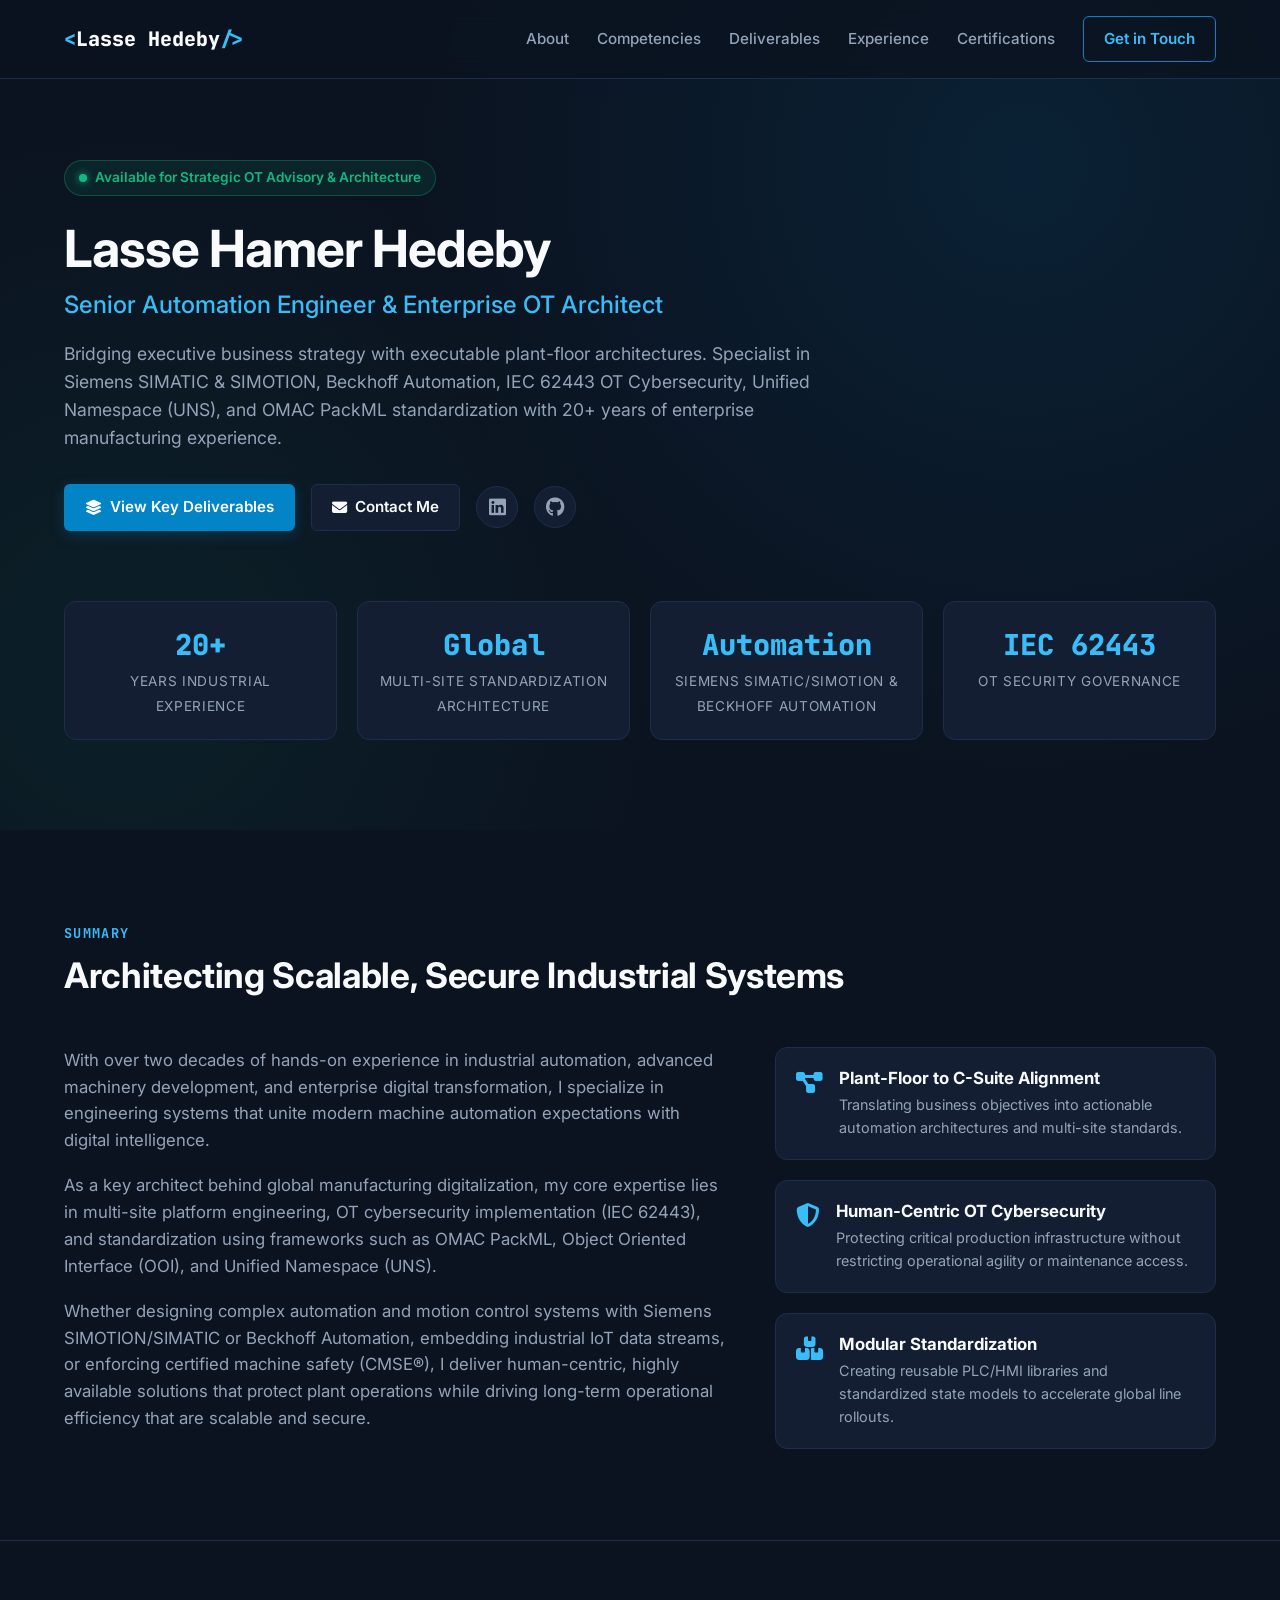
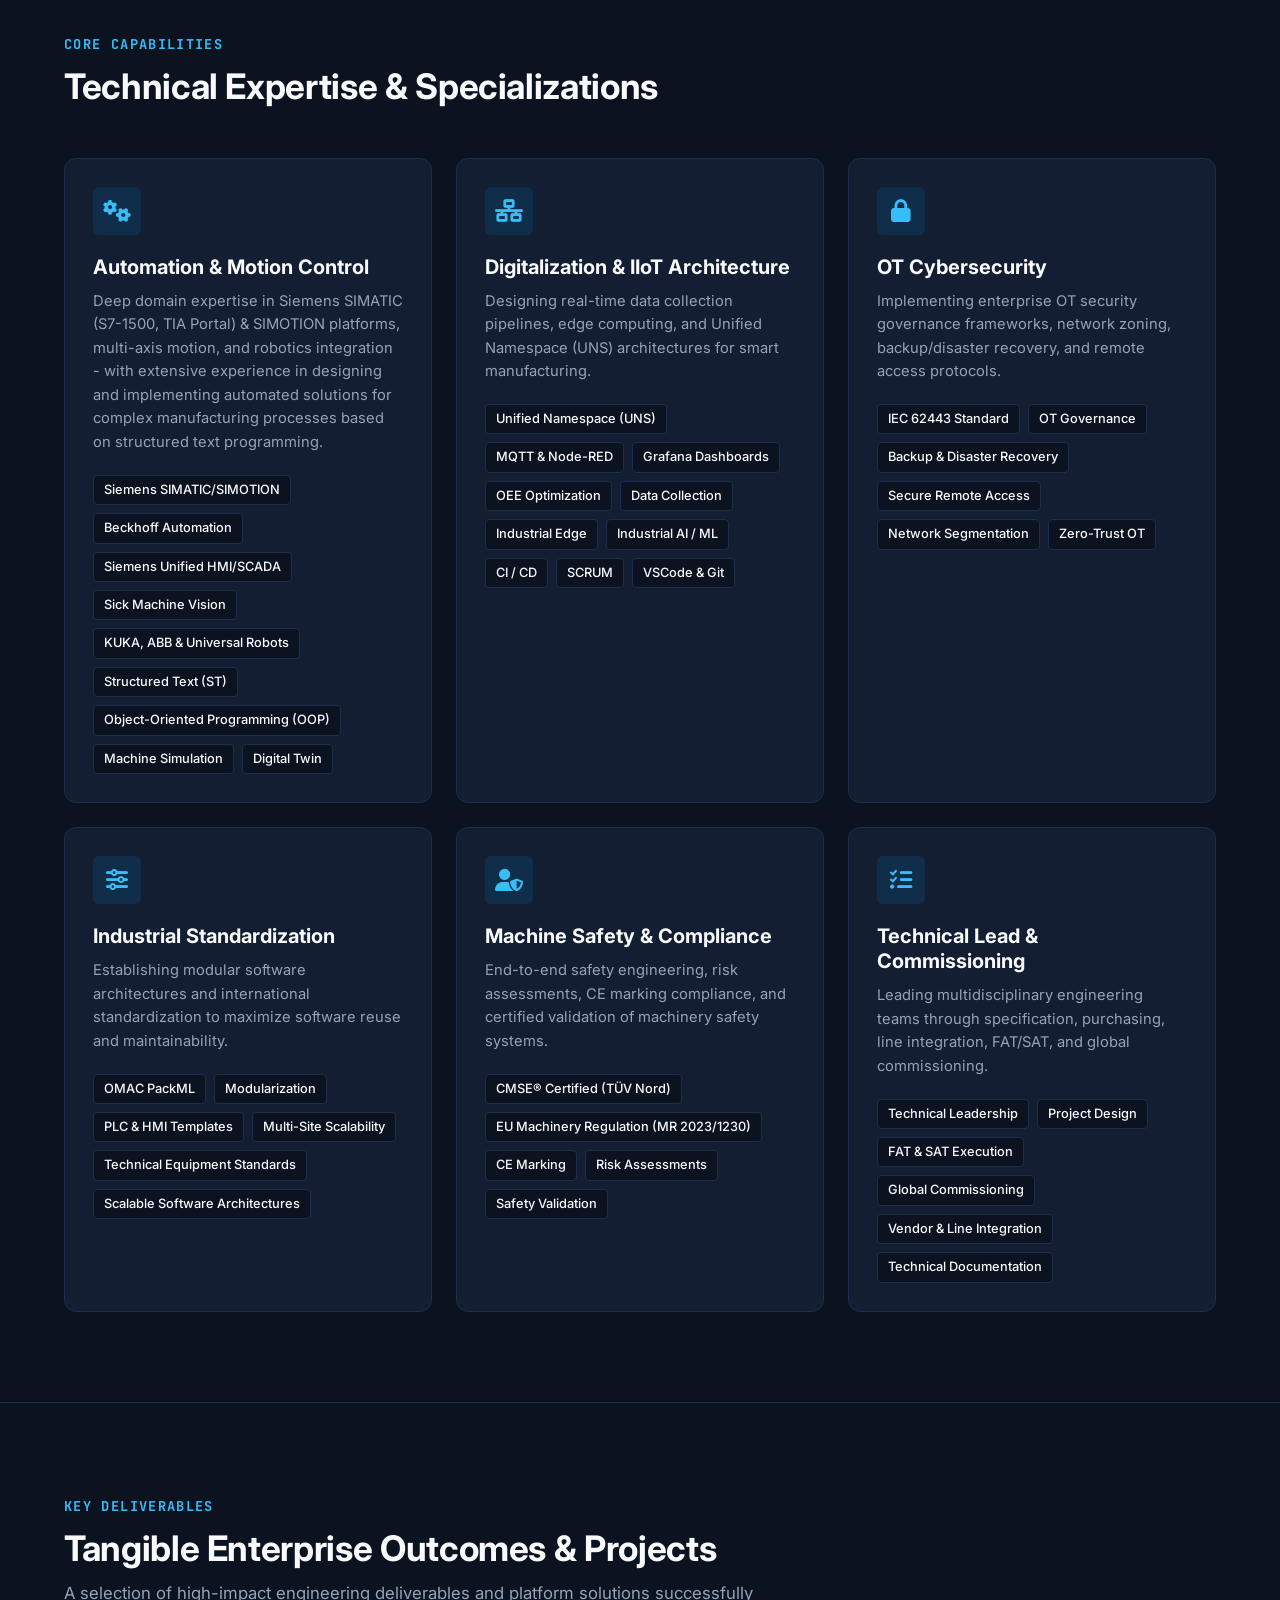
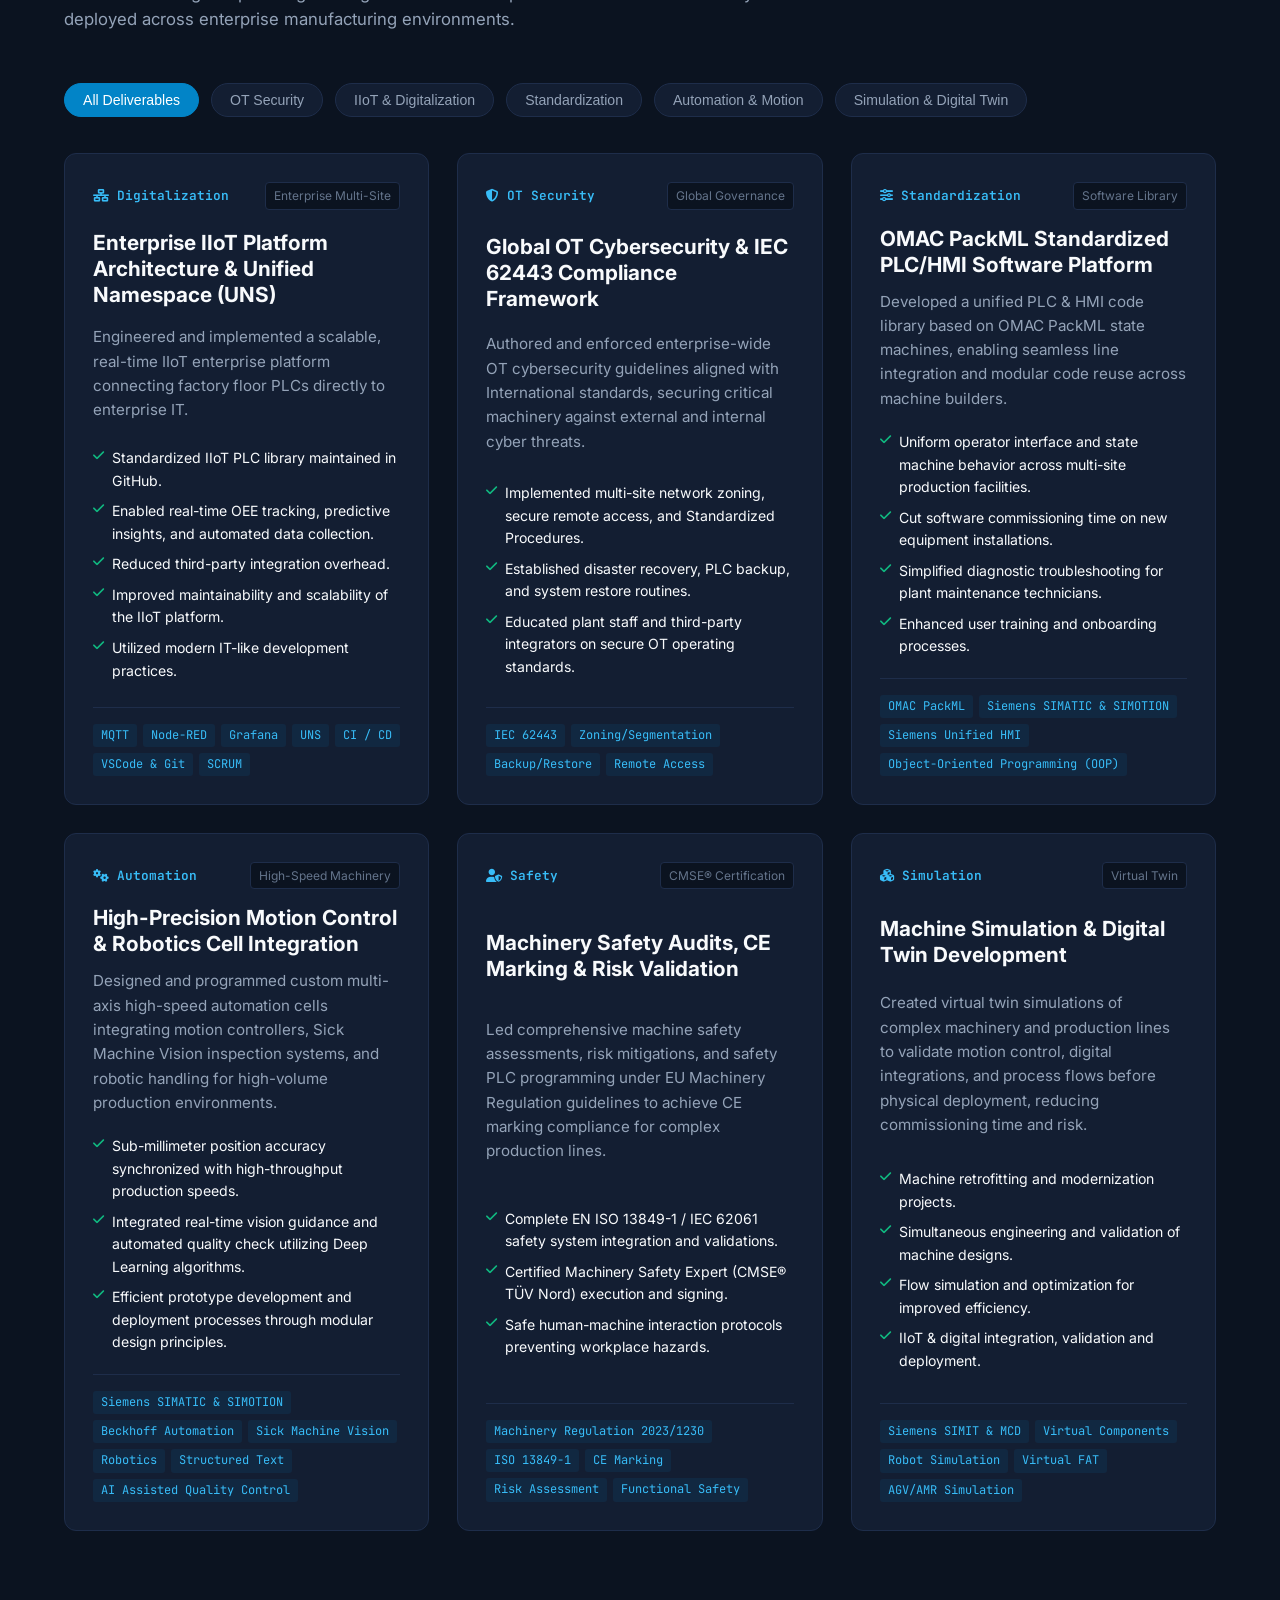
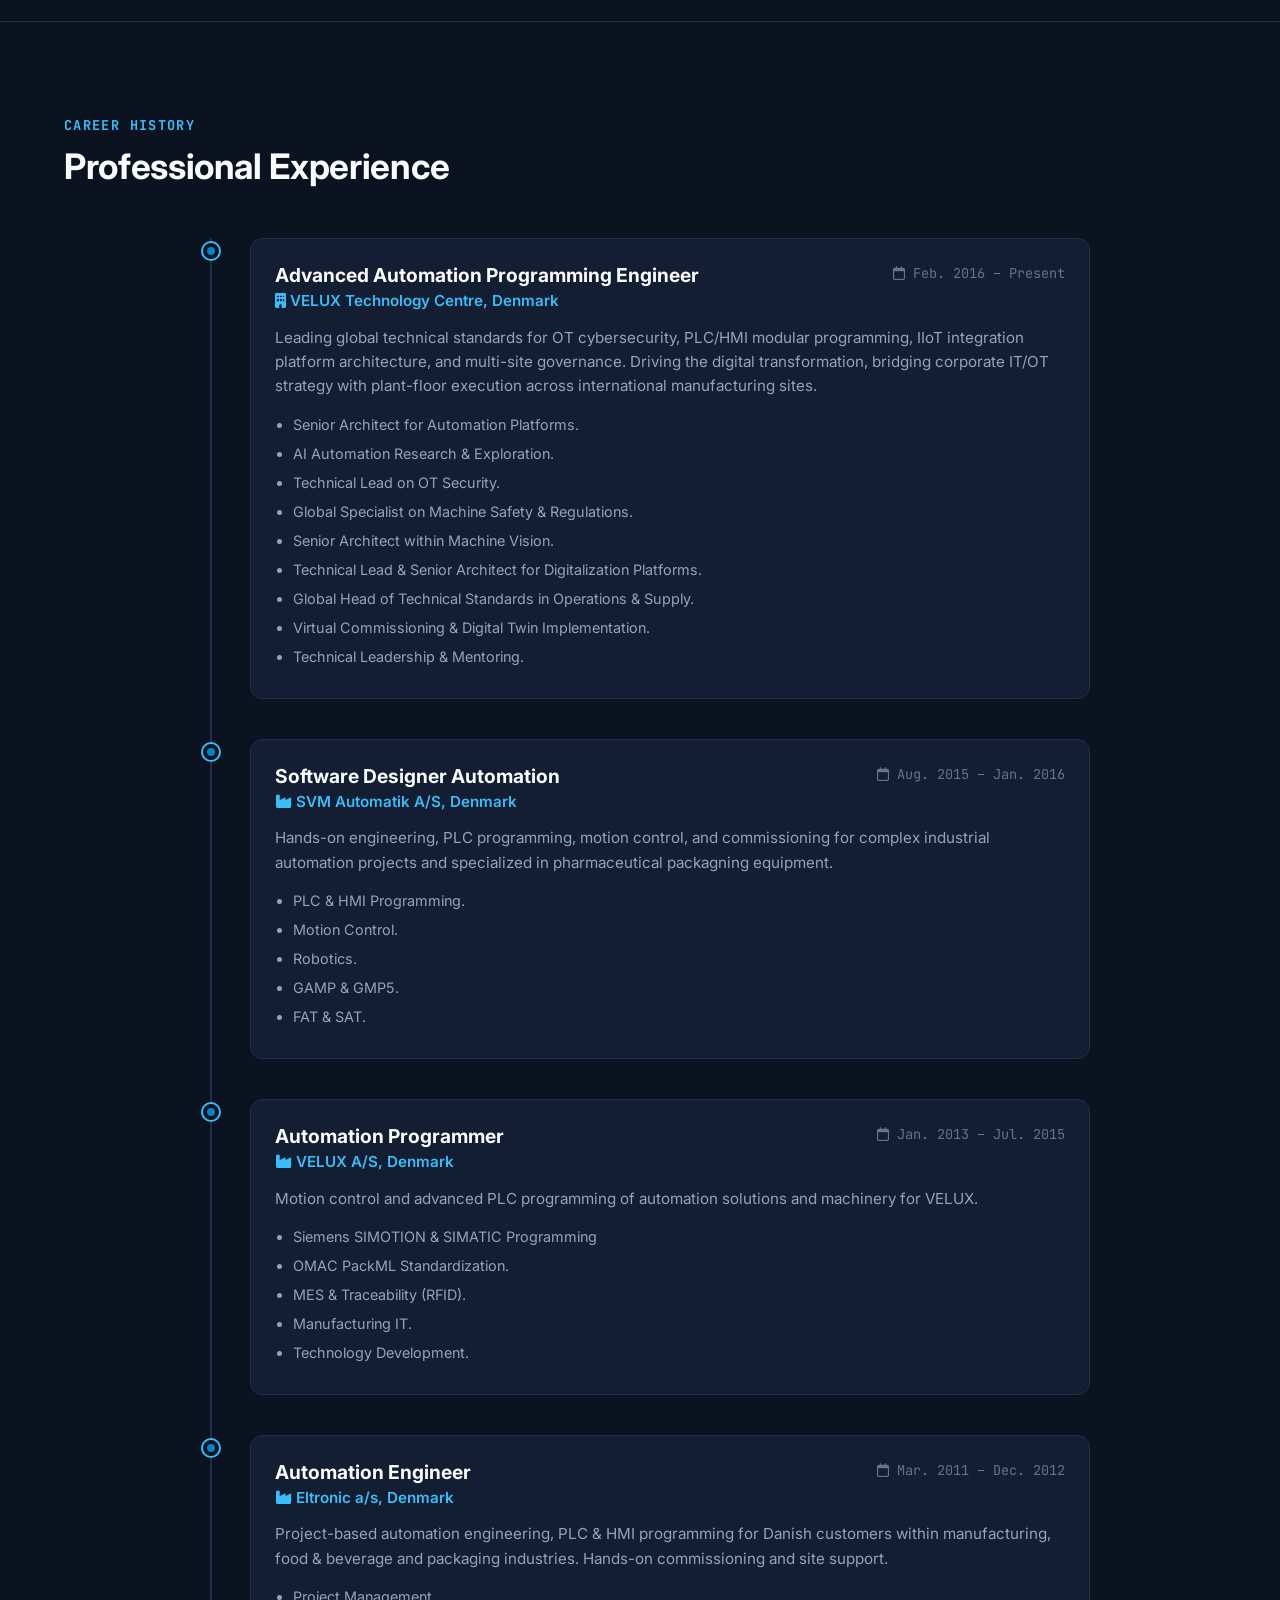
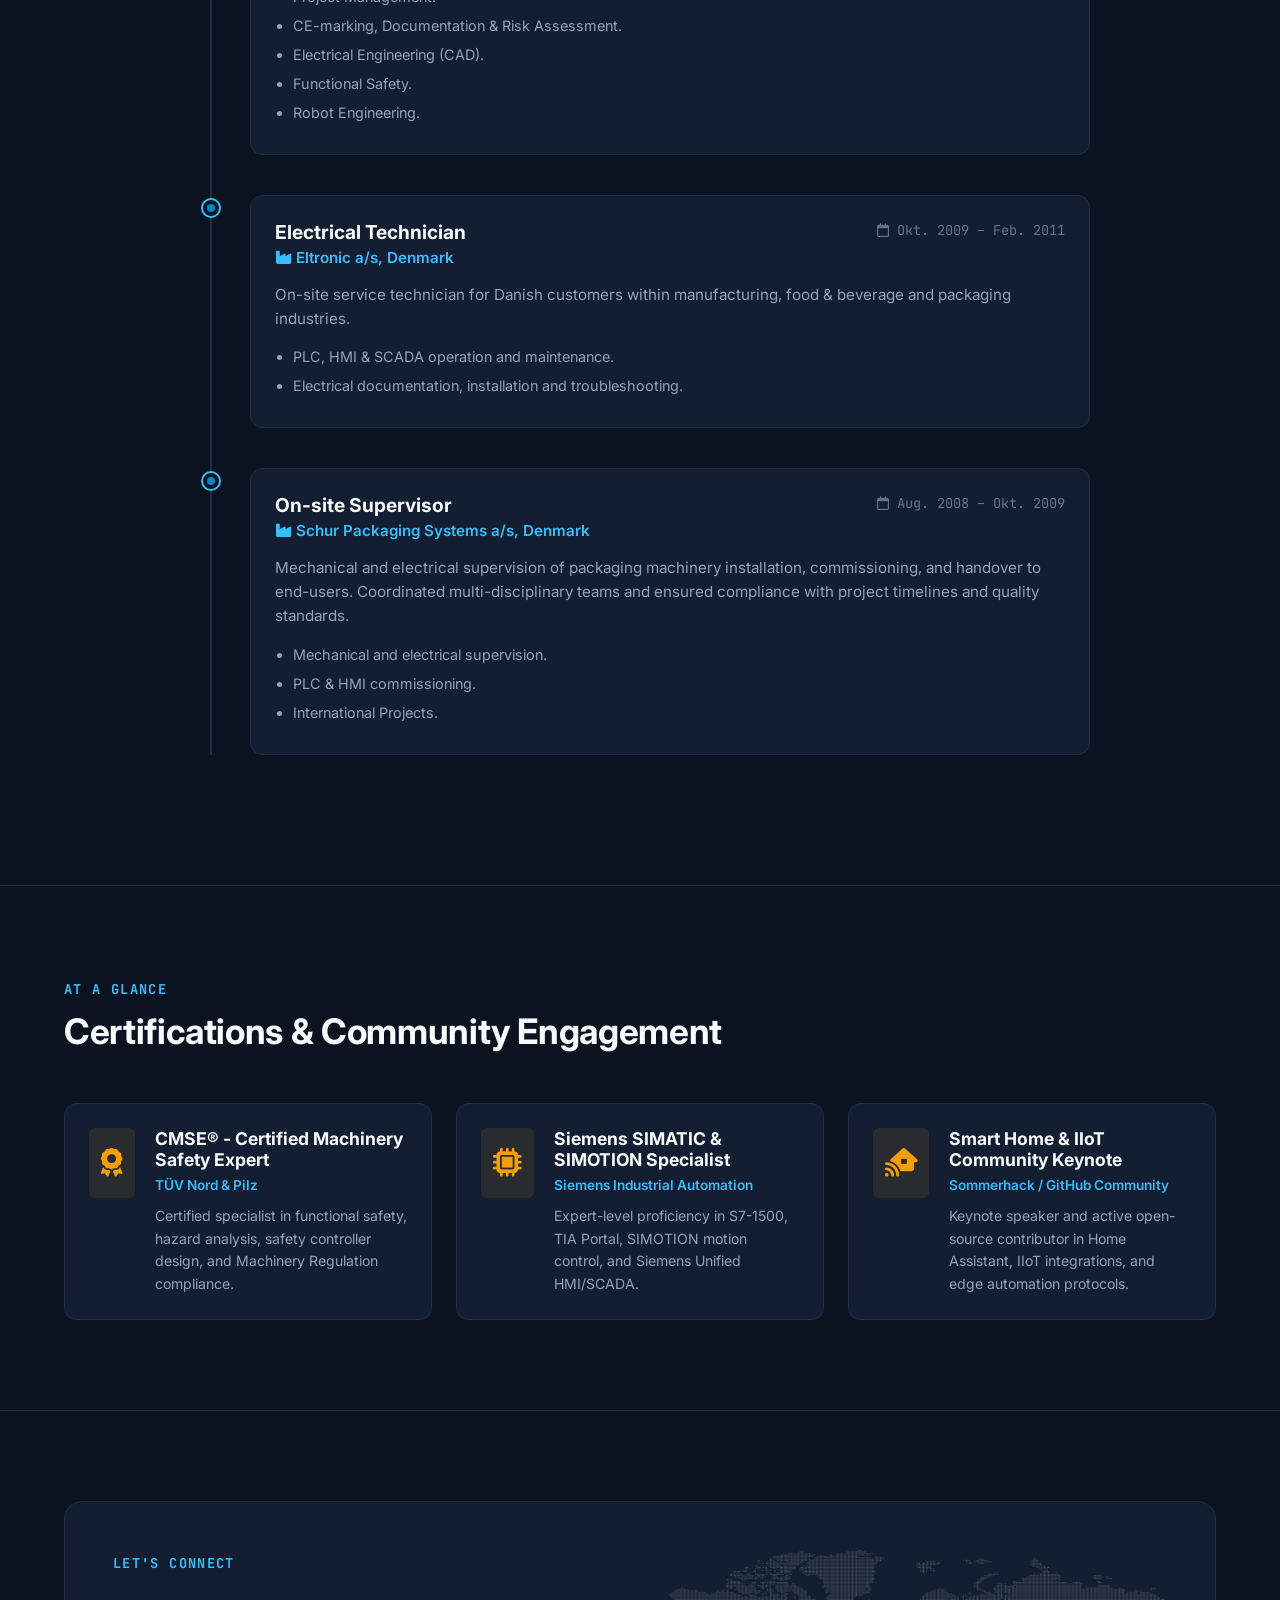
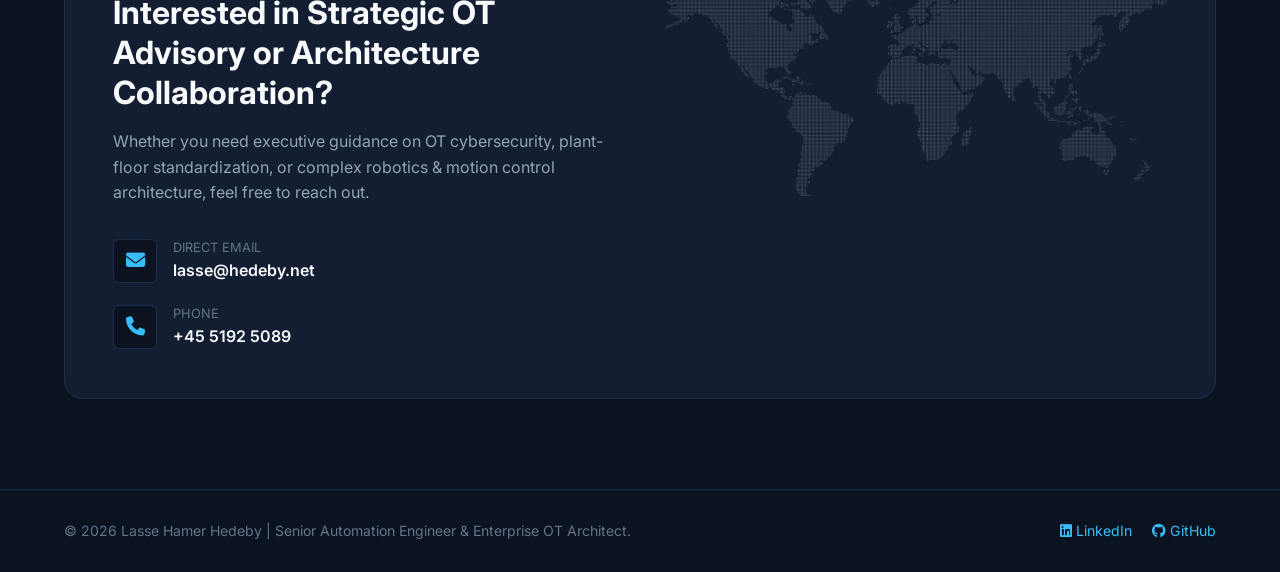
<file: docs/index.html>
<!DOCTYPE html>
<html lang="en">
<head>
    <meta charset="UTF-8">
    <meta name="viewport" content="width=device-width, initial-scale=1.0">
    <meta name="description" content="Lasse Hamer Hedeby - Enterprise OT Architect, Senior Automation Engineer, and Siemens SIMATIC & SIMOTION Specialist">
    <meta name="author" content="Lasse Hamer Hedeby">
    <title>Lasse Hamer Hedeby | Senior Automation Engineer & Enterprise OT Architect</title>
    <!-- Favicon-->
    <link rel="icon" type="image/x-icon" href="assets/favicon.ico" />
    <link rel="stylesheet" href="styles.css">
    <link rel="preconnect" href="https://fonts.googleapis.com">
    <link rel="preconnect" href="https://fonts.gstatic.com" crossorigin>
    <link href="https://fonts.googleapis.com/css2?family=Inter:wght@300;400;500;600;700;800&family=JetBrains+Mono:wght@400;500;700&display=swap" rel="stylesheet">
    <link rel="stylesheet" href="https://cdnjs.cloudflare.com/ajax/libs/font-awesome/6.4.0/css/all.min.css">
</head>
<body>

    <!-- Navigation Bar -->
    <header class="navbar" id="navbar">
        <div class="container nav-container">
            <a href="#hero" class="nav-logo">
                <span class="logo-accent">&lt;</span>Lasse Hedeby<span class="logo-accent">/&gt;</span>
            </a>
            <button class="mobile-toggle" id="mobile-toggle" aria-label="Toggle navigation">
                <i class="fa-solid fa-bars"></i>
            </button>
            <nav class="nav-menu" id="nav-menu">
                <a href="#about" class="nav-link">About</a>
                <a href="#competencies" class="nav-link">Competencies</a>
                <a href="#deliverables" class="nav-link">Deliverables</a>
                <a href="#experience" class="nav-link">Experience</a>
                <a href="#certifications" class="nav-link">Certifications</a>
                <a href="#contact" class="btn btn-outline nav-btn">Get in Touch</a>
            </nav>
        </div>
    </header>

    <!-- Hero Section -->
    <section class="hero" id="hero">
        <div class="container hero-container">
            <div class="hero-content">
                <div class="hero-badge">
                    <span class="badge-dot"></span> Available for Strategic OT Advisory & Architecture
                </div>
                <h1 class="hero-title">
                    Lasse Hamer Hedeby
                </h1>
                <h2 class="hero-subtitle">
                    Senior Automation Engineer & Enterprise OT Architect
                </h2>
                <p class="hero-description">
                    Bridging executive business strategy with executable plant-floor architectures. Specialist in Siemens SIMATIC & SIMOTION, Beckhoff Automation, IEC 62443 OT Cybersecurity, Unified Namespace (UNS), and OMAC PackML standardization with 20+ years of enterprise manufacturing experience.
                </p>
                <div class="hero-actions">
                    <a href="#deliverables" class="btn btn-primary"><i class="fa-solid fa-layer-group"></i> View Key Deliverables</a>
                    <a href="#contact" class="btn btn-secondary"><i class="fa-solid fa-envelope"></i> Contact Me</a>
                    <a href="https://linkedin.com/in/lasse-hamer-hedeby" target="_blank" rel="noopener" class="btn btn-icon" title="LinkedIn Profile"><i class="fa-brands fa-linkedin"></i></a>
                    <a href="https://github.com/LasseHedeby" target="_blank" rel="noopener" class="btn btn-icon" title="GitHub Profile"><i class="fa-brands fa-github"></i></a>
                </div>
            </div>
            <div class="hero-metrics">
                <div class="metric-card">
                    <span class="metric-number">20+</span>
                    <span class="metric-label">Years Industrial Experience</span>
                </div>
                <div class="metric-card">
                    <span class="metric-number">Global</span>
                    <span class="metric-label">Multi-Site Standardization Architecture</span>
                </div>
                <div class="metric-card">
                    <span class="metric-number">Automation</span>
                    <span class="metric-label">Siemens SIMATIC/SIMOTION & Beckhoff Automation</span>
                </div>
                <div class="metric-card">
                    <span class="metric-number">IEC 62443</span>
                    <span class="metric-label">OT Security Governance</span>
                </div>
            </div>
        </div>
    </section>

    <!-- About Section -->
    <section class="section about-section" id="about">
        <div class="container">
            <div class="section-header">
                <span class="section-tag">Summary</span>
                <h2 class="section-title">Architecting Scalable, Secure Industrial Systems</h2>
            </div>
            <div class="about-grid">
                <div class="about-text">
                    <p>
                        With over two decades of hands-on experience in industrial automation, advanced machinery development, and enterprise digital transformation, I specialize in engineering systems that unite modern machine automation expectations with digital intelligence.
                    </p>
                    <p>
                        As a key architect behind global manufacturing digitalization, my core expertise lies in multi-site platform engineering, OT cybersecurity implementation (IEC 62443), and standardization using frameworks such as OMAC PackML, Object Oriented Interface (OOI), and Unified Namespace (UNS).
                    </p>
                    <p>
                        Whether designing complex automation and motion control systems with Siemens SIMOTION/SIMATIC or Beckhoff Automation, embedding industrial IoT data streams, or enforcing certified machine safety (CMSE®), I deliver human-centric, highly available solutions that protect plant operations while driving long-term operational efficiency that are scalable and secure.
                    </p>
                </div>
                <div class="about-highlights">
                    <div class="highlight-item">
                        <i class="fa-solid fa-diagram-project highlight-icon"></i>
                        <div>
                            <h4>Plant-Floor to C-Suite Alignment</h4>
                            <p>Translating business objectives into actionable automation architectures and multi-site standards.</p>
                        </div>
                    </div>
                    <div class="highlight-item">
                        <i class="fa-solid fa-shield-halved highlight-icon"></i>
                        <div>
                            <h4>Human-Centric OT Cybersecurity</h4>
                            <p>Protecting critical production infrastructure without restricting operational agility or maintenance access.</p>
                        </div>
                    </div>
                    <div class="highlight-item">
                        <i class="fa-solid fa-boxes-stacked highlight-icon"></i>
                        <div>
                            <h4>Modular Standardization</h4>
                            <p>Creating reusable PLC/HMI libraries and standardized state models to accelerate global line rollouts.</p>
                        </div>
                    </div>
                </div>
            </div>
        </div>
    </section>

    <!-- Core Competencies Section -->
    <section class="section competencies-section" id="competencies">
        <div class="container">
            <div class="section-header">
                <span class="section-tag">Core Capabilities</span>
                <h2 class="section-title">Technical Expertise & Specializations</h2>
            </div>
            <div class="competencies-grid">
                
                <!-- Card 1 -->
                <div class="competency-card">
                    <div class="card-icon"><i class="fa-solid fa-gears"></i></div>
                    <h3>Automation & Motion Control</h3>
                    <p class="card-intro">Deep domain expertise in Siemens SIMATIC (S7-1500, TIA Portal) & SIMOTION platforms, multi-axis motion, and robotics integration - with extensive experience in designing and implementing automated solutions for complex manufacturing processes based on structured text programming.</p>
                    <ul class="skill-tags">
                        <li>Siemens SIMATIC/SIMOTION</li>
                        <li>Beckhoff Automation</li>
                        <li>Siemens Unified HMI/SCADA</li>
                        <li>Sick Machine Vision</li>
                        <li>KUKA, ABB & Universal Robots</li>
                        <li>Structured Text (ST)</li>
                        <li>Object-Oriented Programming (OOP)</li>
                        <li>Machine Simulation</li>
                        <li>Digital Twin</li>
                    </ul>
                </div>

                <!-- Card 2 -->
                <div class="competency-card">
                    <div class="card-icon"><i class="fa-solid fa-network-wired"></i></div>
                    <h3>Digitalization & IIoT Architecture</h3>
                    <p class="card-intro">Designing real-time data collection pipelines, edge computing, and Unified Namespace (UNS) architectures for smart manufacturing.</p>
                    <ul class="skill-tags">
                        <li>Unified Namespace (UNS)</li>
                        <li>MQTT & Node-RED</li>
                        <li>Grafana Dashboards</li>
                        <li>OEE Optimization</li>
                        <li>Data Collection</li>
                        <li>Industrial Edge</li>
                        <li>Industrial AI / ML</li>
                        <li>CI / CD</li>
                        <li>SCRUM</li>
                        <li>VSCode & Git</li>
                    </ul>
                </div>

                <!-- Card 3 -->
                <div class="competency-card">
                    <div class="card-icon"><i class="fa-solid fa-lock"></i></div>
                    <h3>OT Cybersecurity</h3>
                    <p class="card-intro">Implementing enterprise OT security governance frameworks, network zoning, backup/disaster recovery, and remote access protocols.</p>
                    <ul class="skill-tags">
                        <li>IEC 62443 Standard</li>
                        <li>OT Governance</li>
                        <li>Backup & Disaster Recovery</li>
                        <li>Secure Remote Access</li>
                        <li>Network Segmentation</li>
                        <li>Zero-Trust OT</li>
                    </ul>
                </div>

                <!-- Card 4 -->
                <div class="competency-card">
                    <div class="card-icon"><i class="fa-solid fa-sliders"></i></div>
                    <h3>Industrial Standardization</h3>
                    <p class="card-intro">Establishing modular software architectures and international standardization to maximize software reuse and maintainability.</p>
                    <ul class="skill-tags">
                        <li>OMAC PackML</li>
                        <li>Modularization</li>
                        <li>PLC & HMI Templates</li>
                        <li>Multi-Site Scalability</li>
                        <li>Technical Equipment Standards</li>
                        <li>Scalable Software Architectures</li>
                    </ul>
                </div>

                <!-- Card 5 -->
                <div class="competency-card">
                    <div class="card-icon"><i class="fa-solid fa-user-shield"></i></div>
                    <h3>Machine Safety & Compliance</h3>
                    <p class="card-intro">End-to-end safety engineering, risk assessments, CE marking compliance, and certified validation of machinery safety systems.</p>
                    <ul class="skill-tags">
                        <li>CMSE® Certified (TÜV Nord)</li>
                        <li>EU Machinery Regulation (MR 2023/1230)</li>
                        <li>CE Marking</li>
                        <li>Risk Assessments</li>
                        <li>Safety Validation</li>
                    </ul>
                </div>

                <!-- Card 6 -->
                <div class="competency-card">
                    <div class="card-icon"><i class="fa-solid fa-list-check"></i></div>
                    <h3>Technical Lead & Commissioning</h3>
                    <p class="card-intro">Leading multidisciplinary engineering teams through specification, purchasing, line integration, FAT/SAT, and global commissioning.</p>
                    <ul class="skill-tags">
                        <li>Technical Leadership</li>
                        <li>Project Design</li>
                        <li>FAT & SAT Execution</li>
                        <li>Global Commissioning</li>
                        <li>Vendor & Line Integration</li>
                        <li>Technical Documentation</li>
                    </ul>
                </div>

            </div>
        </div>
    </section>

    <!-- Deliverables & Key Accomplishments -->
    <section class="section deliverables-section" id="deliverables">
        <div class="container">
            <div class="section-header">
                <span class="section-tag">Key Deliverables</span>
                <h2 class="section-title">Tangible Enterprise Outcomes & Projects</h2>
                <p class="section-description">A selection of high-impact engineering deliverables and platform solutions successfully deployed across enterprise manufacturing environments.</p>
            </div>

            <!-- Filter Buttons -->
            <div class="filter-bar">
                <button class="filter-btn active" data-filter="all">All Deliverables</button>
                <button class="filter-btn" data-filter="ot-security">OT Security</button>
                <button class="filter-btn" data-filter="iiot">IIoT & Digitalization</button>
                <button class="filter-btn" data-filter="standardization">Standardization</button>
                <button class="filter-btn" data-filter="automation">Automation & Motion</button>
                <button class="filter-btn" data-filter="simulation">Simulation & Digital Twin</button>
            </div>

            <div class="deliverables-grid">
                
                <!-- Deliverable 1 -->
                <div class="deliverable-card" data-category="iiot standardization">
                    <div class="deliverable-header">
                        <span class="category-badge"><i class="fa-solid fa-network-wired"></i> Digitalization</span>
                        <span class="scope-badge">Enterprise Multi-Site</span>
                    </div>
                    <h3>Enterprise IIoT Platform Architecture & Unified Namespace (UNS)</h3>
                    <p class="deliverable-desc">
                        Engineered and implemented a scalable, real-time IIoT enterprise platform connecting factory floor PLCs directly to enterprise IT.
                    </p>
                    <div class="deliverable-highlights">
                        <div class="d-highlight"><i class="fa-solid fa-check"></i> Standardized IIoT PLC library maintained in GitHub.</div>
                        <div class="d-highlight"><i class="fa-solid fa-check"></i> Enabled real-time OEE tracking, predictive insights, and automated data collection.</div>
                        <div class="d-highlight"><i class="fa-solid fa-check"></i> Reduced third-party integration overhead.</div>
                        <div class="d-highlight"><i class="fa-solid fa-check"></i> Improved maintainability and scalability of the IIoT platform.</div>
                        <div class="d-highlight"><i class="fa-solid fa-check"></i> Utilized modern IT-like development practices.</div>
                    </div>
                    <div class="deliverable-tech">
                        <span>MQTT</span><span>Node-RED</span><span>Grafana</span><span>UNS</span><span>CI / CD</span><span>VSCode & Git</span><span>SCRUM</span>
                    </div>
                </div>

                <!-- Deliverable 2 -->
                <div class="deliverable-card" data-category="ot-security">
                    <div class="deliverable-header">
                        <span class="category-badge"><i class="fa-solid fa-shield-halved"></i> OT Security</span>
                        <span class="scope-badge">Global Governance</span>
                    </div>
                    <h3>Global OT Cybersecurity & IEC 62443 Compliance Framework</h3>
                    <p class="deliverable-desc">
                        Authored and enforced enterprise-wide OT cybersecurity guidelines aligned with International standards, securing critical machinery against external and internal cyber threats.
                    </p>
                    <div class="deliverable-highlights">
                        <div class="d-highlight"><i class="fa-solid fa-check"></i> Implemented multi-site network zoning, secure remote access, and Standardized Procedures.</div>
                        <div class="d-highlight"><i class="fa-solid fa-check"></i> Established disaster recovery, PLC backup, and system restore routines.</div>
                        <div class="d-highlight"><i class="fa-solid fa-check"></i> Educated plant staff and third-party integrators on secure OT operating standards.</div>
                    </div>
                    <div class="deliverable-tech">
                        <span>IEC 62443</span><span>Zoning/Segmentation</span><span>Backup/Restore</span><span>Remote Access</span>
                    </div>
                </div>

                <!-- Deliverable 3 -->
                <div class="deliverable-card" data-category="standardization automation">
                    <div class="deliverable-header">
                        <span class="category-badge"><i class="fa-solid fa-sliders"></i> Standardization</span>
                        <span class="scope-badge">Software Library</span>
                    </div>
                    <h3>OMAC PackML Standardized PLC/HMI Software Platform</h3>
                    <p class="deliverable-desc">
                        Developed a unified PLC & HMI code library based on OMAC PackML state machines, enabling seamless line integration and modular code reuse across machine builders.
                    </p>
                    <div class="deliverable-highlights">
                        <div class="d-highlight"><i class="fa-solid fa-check"></i> Uniform operator interface and state machine behavior across multi-site production facilities.</div>
                        <div class="d-highlight"><i class="fa-solid fa-check"></i> Cut software commissioning time on new equipment installations.</div>
                        <div class="d-highlight"><i class="fa-solid fa-check"></i> Simplified diagnostic troubleshooting for plant maintenance technicians.</div>
                        <div class="d-highlight"><i class="fa-solid fa-check"></i> Enhanced user training and onboarding processes.</div>
                    </div>
                    <div class="deliverable-tech">
                        <span>OMAC PackML</span><span>Siemens SIMATIC & SIMOTION</span><span>Siemens Unified HMI</span><span>Object-Oriented Programming (OOP)</span>
                    </div>
                </div>

                <!-- Deliverable 4 -->
                <div class="deliverable-card" data-category="automation">
                    <div class="deliverable-header">
                        <span class="category-badge"><i class="fa-solid fa-gears"></i> Automation</span>
                        <span class="scope-badge">High-Speed Machinery</span>
                    </div>
                    <h3>High-Precision Motion Control & Robotics Cell Integration</h3>
                    <p class="deliverable-desc">
                        Designed and programmed custom multi-axis high-speed automation cells integrating motion controllers, Sick Machine Vision inspection systems, and robotic handling for high-volume production environments.
                    </p>
                    <div class="deliverable-highlights">
                        <div class="d-highlight"><i class="fa-solid fa-check"></i> Sub-millimeter position accuracy synchronized with high-throughput production speeds.</div>
                        <div class="d-highlight"><i class="fa-solid fa-check"></i> Integrated real-time vision guidance and automated quality check utilizing Deep Learning algorithms.</div>
                        <div class="d-highlight"><i class="fa-solid fa-check"></i> Efficient prototype development and deployment processes through modular design principles.</div>
                    </div>
                    <div class="deliverable-tech">
                        <span>Siemens SIMATIC & SIMOTION</span><span>Beckhoff Automation</span><span>Sick Machine Vision</span><span>Robotics</span><span>Structured Text</span><span>AI Assisted Quality Control</span>
                    </div>
                </div>

                <!-- Deliverable 5 -->
                <div class="deliverable-card" data-category="ot-security standardization">
                    <div class="deliverable-header">
                        <span class="category-badge"><i class="fa-solid fa-user-shield"></i> Safety</span>
                        <span class="scope-badge">CMSE® Certification</span>
                    </div>
                    <h3>Machinery Safety Audits, CE Marking & Risk Validation</h3>
                    <p class="deliverable-desc">
                        Led comprehensive machine safety assessments, risk mitigations, and safety PLC programming under EU Machinery Regulation guidelines to achieve CE marking compliance for complex production lines.
                    </p>
                    <div class="deliverable-highlights">
                        <div class="d-highlight"><i class="fa-solid fa-check"></i> Complete EN ISO 13849-1 / IEC 62061 safety system integration and validations.</div>
                        <div class="d-highlight"><i class="fa-solid fa-check"></i> Certified Machinery Safety Expert (CMSE® TÜV Nord) execution and signing.</div>
                        <div class="d-highlight"><i class="fa-solid fa-check"></i> Safe human-machine interaction protocols preventing workplace hazards.</div>
                    </div>
                    <div class="deliverable-tech">
                        <span>Machinery Regulation 2023/1230</span><span>ISO 13849-1</span><span>CE Marking</span><span>Risk Assessment</span><span>Functional Safety</span>
                    </div>
                </div>

                <!-- Deliverable 6 -->
                <div class="deliverable-card" data-category="simulation automation">
                    <div class="deliverable-header">
                        <span class="category-badge"><i class="fa-solid fa-cubes"></i> Simulation</span>
                        <span class="scope-badge">Virtual Twin</span>
                    </div>
                    <h3>Machine Simulation & Digital Twin Development</h3>
                    <p class="deliverable-desc">
                        Created virtual twin simulations of complex machinery and production lines to validate motion control, digital integrations, and process flows before physical deployment, reducing commissioning time and risk.
                    </p>
                    <div class="deliverable-highlights">
                        <div class="d-highlight"><i class="fa-solid fa-check"></i> Machine retrofitting and modernization projects.</div>
                        <div class="d-highlight"><i class="fa-solid fa-check"></i> Simultaneous engineering and validation of machine designs.</div>
                        <div class="d-highlight"><i class="fa-solid fa-check"></i> Flow simulation and optimization for improved efficiency.</div>
                        <div class="d-highlight"><i class="fa-solid fa-check"></i> IIoT & digital integration, validation and deployment.</div>
                    </div>
                    <div class="deliverable-tech">
                        <span>Siemens SIMIT & MCD</span><span>Virtual Components</span><span>Robot Simulation</span><span>Virtual FAT</span><span>AGV/AMR Simulation</span>
                    </div>
                </div>

            </div>
        </div>
    </section>

    <!-- Professional Experience Timeline -->
    <section class="section experience-section" id="experience">
        <div class="container">
            <div class="section-header">
                <span class="section-tag">Career History</span>
                <h2 class="section-title">Professional Experience</h2>
            </div>

            <div class="timeline">
                
                <div class="timeline-item">
                    <div class="timeline-dot"></div>
                    <div class="timeline-content">
                        <div class="timeline-header">
                            <div>
                                <h3 class="role-title">Advanced Automation Programming Engineer</h3>
                                <span class="company-name"><i class="fa-solid fa-building"></i> VELUX Technology Centre, Denmark</span>
                            </div>
                            <span class="timeline-date"><i class="fa-regular fa-calendar"></i> Feb. 2016 – Present</span>
                        </div>
                        <p class="timeline-body">
                            Leading global technical standards for OT cybersecurity, PLC/HMI modular programming, IIoT integration platform architecture, and multi-site governance. Driving the digital transformation, bridging corporate IT/OT strategy with plant-floor execution across international manufacturing sites.
                        </p>
                        <ul class="timeline-bullets">
                            <li>Senior Architect for Automation Platforms.</li>
                            <li>AI Automation Research & Exploration.</li>
                            <li>Technical Lead on OT Security.</li>
                            <li>Global Specialist on Machine Safety & Regulations.</li>
                            <li>Senior Architect within Machine Vision.</li>
                            <li>Technical Lead & Senior Architect for Digitalization Platforms.</li>
                            <li>Global Head of Technical Standards in Operations & Supply.</li>
                            <li>Virtual Commissioning & Digital Twin Implementation.</li>
                            <li>Technical Leadership & Mentoring.</li>
                        </ul>
                    </div>
                </div>

                <div class="timeline-item">
                    <div class="timeline-dot"></div>
                    <div class="timeline-content">
                        <div class="timeline-header">
                            <div>
                                <h3 class="role-title">Software Designer Automation</h3>
                                <span class="company-name"><i class="fa-solid fa-industry"></i> SVM Automatik A/S, Denmark</span>
                            </div>
                            <span class="timeline-date"><i class="fa-regular fa-calendar"></i> Aug. 2015 – Jan. 2016</span>
                        </div>
                        <p class="timeline-body">
                            Hands-on engineering, PLC programming, motion control, and commissioning for complex industrial automation projects and specialized in pharmaceutical packagning equipment.
                        </p>
                        <ul class="timeline-bullets">
                            <li>PLC & HMI Programming.</li>
                            <li>Motion Control.</li>
                            <li>Robotics.</li>
                            <li>GAMP & GMP5.</li>
                            <li>FAT & SAT.</li>
                        </ul>
                    </div>
                </div>

                <div class="timeline-item">
                    <div class="timeline-dot"></div>
                    <div class="timeline-content">
                        <div class="timeline-header">
                            <div>
                                <h3 class="role-title">Automation Programmer</h3>
                                <span class="company-name"><i class="fa-solid fa-industry"></i> VELUX A/S, Denmark</span>
                            </div>
                            <span class="timeline-date"><i class="fa-regular fa-calendar"></i> Jan. 2013 – Jul. 2015</span>
                        </div>
                        <p class="timeline-body">
                            Motion control and advanced PLC programming of automation solutions and machinery for VELUX.
                        </p>
                        <ul class="timeline-bullets">
                            <li>Siemens SIMOTION & SIMATIC Programming</li>
                            <li>OMAC PackML Standardization.</li>
                            <li>MES & Traceability (RFID).</li>
                            <li>Manufacturing IT.</li>
                            <li>Technology Development.</li>
                        </ul>
                    </div>
                </div>

                <div class="timeline-item">
                    <div class="timeline-dot"></div>
                    <div class="timeline-content">
                        <div class="timeline-header">
                            <div>
                                <h3 class="role-title">Automation Engineer</h3>
                                <span class="company-name"><i class="fa-solid fa-industry"></i> Eltronic a/s, Denmark</span>
                            </div>
                            <span class="timeline-date"><i class="fa-regular fa-calendar"></i> Mar. 2011 – Dec. 2012</span>
                        </div>
                        <p class="timeline-body">
                            Project-based automation engineering, PLC & HMI programming for Danish customers within manufacturing, food & beverage and packaging industries. Hands-on commissioning and site support.
                        </p>
                        <ul class="timeline-bullets">
                            <li>Project Management.</li>
                            <li>CE-marking, Documentation & Risk Assessment.</li>
                            <li>Electrical Engineering (CAD).</li>
                            <li>Functional Safety.</li>
                            <li>Robot Engineering.</li>
                        </ul>
                    </div>
                </div>

                <div class="timeline-item">
                    <div class="timeline-dot"></div>
                    <div class="timeline-content">
                        <div class="timeline-header">
                            <div>
                                <h3 class="role-title">Electrical Technician</h3>
                                <span class="company-name"><i class="fa-solid fa-industry"></i> Eltronic a/s, Denmark</span>
                            </div>
                            <span class="timeline-date"><i class="fa-regular fa-calendar"></i> Okt. 2009 – Feb. 2011</span>
                        </div>
                        <p class="timeline-body">
                            On-site service technician for Danish customers within manufacturing, food & beverage and packaging industries.
                        </p>
                        <ul class="timeline-bullets">
                            <li>PLC, HMI & SCADA operation and maintenance.</li>
                            <li>Electrical documentation, installation and troubleshooting.</li>
                        </ul>
                    </div>
                </div>

                <div class="timeline-item">
                    <div class="timeline-dot"></div>
                    <div class="timeline-content">
                        <div class="timeline-header">
                            <div>
                                <h3 class="role-title">On-site Supervisor</h3>
                                <span class="company-name"><i class="fa-solid fa-industry"></i> Schur Packaging Systems a/s, Denmark</span>
                            </div>
                            <span class="timeline-date"><i class="fa-regular fa-calendar"></i> Aug. 2008 – Okt. 2009</span>
                        </div>
                        <p class="timeline-body">
                            Mechanical and electrical supervision of packaging machinery installation, commissioning, and handover to end-users. Coordinated multi-disciplinary teams and ensured compliance with project timelines and quality standards.
                        </p>
                        <ul class="timeline-bullets">
                            <li>Mechanical and electrical supervision.</li>
                            <li>PLC & HMI commissioning.</li>
                            <li>International Projects.</li>
                        </ul>
                    </div>
                </div>

            </div>
        </div>
    </section>

        <!-- Certifications & Community -->
    <section class="section certifications-section" id="certifications">
        <div class="container">
            <div class="section-header">
                <span class="section-tag">At a glance</span>
                <h2 class="section-title">Certifications & Community Engagement</h2>
            </div>
            <div class="cert-grid">
                
                <div class="cert-card">
                    <div class="cert-icon"><i class="fa-solid fa-award"></i></div>
                    <div>
                        <h3>CMSE® - Certified Machinery Safety Expert</h3>
                        <p class="cert-issuer">TÜV Nord & Pilz</p>
                        <p class="cert-desc">Certified specialist in functional safety, hazard analysis, safety controller design, and Machinery Regulation compliance.</p>
                    </div>
                </div>

                <div class="cert-card">
                    <div class="cert-icon"><i class="fa-solid fa-microchip"></i></div>
                    <div>
                        <h3>Siemens SIMATIC & SIMOTION Specialist</h3>
                        <p class="cert-issuer">Siemens Industrial Automation</p>
                        <p class="cert-desc">Expert-level proficiency in S7-1500, TIA Portal, SIMOTION motion control, and Siemens Unified HMI/SCADA.</p>
                    </div>
                </div>

                <div class="cert-card">
                    <div class="cert-icon"><i class="fa-solid fa-house-signal"></i></div>
                    <div>
                        <h3>Smart Home & IIoT Community Keynote</h3>
                        <p class="cert-issuer">Sommerhack / GitHub Community</p>
                        <p class="cert-desc">Keynote speaker and active open-source contributor in Home Assistant, IIoT integrations, and edge automation protocols.</p>
                    </div>
                </div>

            </div>
        </div>
    </section>

    <!-- Contact Section -->
    <section class="section contact-section" id="contact">
        <div class="container">
            <div class="contact-card">
                <div class="contact-info">
                    <span class="section-tag">Let's Connect</span>
                    <h2>Interested in Strategic OT Advisory or Architecture Collaboration?</h2>
                    <p>Whether you need executive guidance on OT cybersecurity, plant-floor standardization, or complex robotics & motion control architecture, feel free to reach out.</p>
                    
                    <div class="contact-details">
                        <div class="contact-item">
                            <i class="fa-solid fa-envelope"></i>
                            <div>
                                <span>Direct Email</span>
                                <a href="mailto:lasse@hedeby.net">lasse@hedeby.net</a>
                            </div>
                        </div>
                        <div class="contact-item">
                            <i class="fa-solid fa-phone"></i>
                            <div>
                                <span>Phone</span>
                                <a href="tel:+4551925089">+45 5192 5089</a>
                            </div>
                        </div>
                    </div>
                </div>

                <img src="assets/map-image.png" alt="Contact Illustration" class="contact-image">
            </div>
        </div>
    </section>

    <!-- Footer -->
    <footer class="footer">
        <div class="container footer-container">
            <p>&copy; 2026 Lasse Hamer Hedeby | Senior Automation Engineer & Enterprise OT Architect.</p>
            <div class="footer-links">
                <a href="https://linkedin.com/in/lasse-hamer-hedeby" target="_blank" rel="noopener"><i class="fa-brands fa-linkedin"></i> LinkedIn</a>
                <a href="https://github.com/LasseHedeby" target="_blank" rel="noopener"><i class="fa-brands fa-github"></i> GitHub</a>
            </div>
        </div>
    </footer>

    <script src="script.js"></script>
    <!-- Cloudflare Web Analytics --><script type='module' src='https://static.cloudflareinsights.com/beacon.min.js' data-cf-beacon='{"token": "6048a93f43214aa7a583824ce52a9a93"}'></script><!-- End Cloudflare Web Analytics -->
</body>
</html>
</file>
<file: docs/styles.css>
/* ==========================================================================
   Lasse Hamer Hedeby - Professional Portfolio & CV Stylesheet
   Color Theme: Dark Charcoal / Slate Navy / Tech Cyan (Hedeby.Net Theme)
   ========================================================================== */

:root {
    /* Color Palette */
    --bg-dark: #0b1320;
    --bg-card: #131e32;
    --bg-card-hover: #1a2742;
    --bg-input: #0f192b;
    --border-color: #1e2d4a;
    --border-accent: #0284c7;
    
    /* Text Colors */
    --text-primary: #f8fafc;
    --text-secondary: #94a3b8;
    --text-muted: #64748b;
    
    /* Brand Accent Colors */
    --accent-cyan: #0284c7;
    --accent-cyan-light: #38bdf8;
    --accent-cyan-glow: rgba(2, 132, 199, 0.25);
    --accent-green: #10b981;
    --accent-gold: #f59e0b;

    /* Fonts */
    --font-sans: 'Inter', -apple-system, BlinkMacSystemFont, "Segoe UI", Roboto, sans-serif;
    --font-mono: 'JetBrains Mono', monospace;

    /* Spacing & Transitions */
    --transition-fast: 0.2s ease;
    --transition-smooth: 0.3s cubic-bezier(0.4, 0, 0.2, 1);
    --radius-sm: 6px;
    --radius-md: 12px;
    --radius-lg: 18px;
    --shadow-card: 0 10px 30px -10px rgba(0, 0, 0, 0.5);
}

/* Reset & Global Styles */
*, *::before, *::after {
    box-sizing: border-box;
    margin: 0;
    padding: 0;
}

html {
    scroll-behavior: smooth;
    font-size: 16px;
}

body {
    background-color: var(--bg-dark);
    color: var(--text-primary);
    font-family: var(--font-sans);
    line-height: 1.6;
    -webkit-font-smoothing: antialiased;
    overflow-x: hidden;
}

a {
    color: var(--accent-cyan-light);
    text-decoration: none;
    transition: color var(--transition-fast);
}

a:hover {
    color: var(--text-primary);
}

ul {
    list-style: none;
}

/* Container */
.container {
    width: 100%;
    max-width: 1200px;
    margin: 0 auto;
    padding: 0 24px;
}

/* Typography */
h1, h2, h3, h4 {
    color: var(--text-primary);
    font-weight: 700;
    line-height: 1.25;
}

/* Navigation Bar */
.navbar {
    position: fixed;
    top: 0;
    left: 0;
    width: 100%;
    z-index: 1000;
    background-color: rgba(11, 19, 32, 0.85);
    backdrop-filter: blur(12px);
    border-bottom: 1px solid var(--border-color);
    padding: 16px 0;
    transition: all var(--transition-smooth);
}

.navbar.scrolled {
    padding: 12px 0;
    box-shadow: 0 4px 20px rgba(0,0,0,0.4);
}

.nav-container {
    display: flex;
    justify-content: space-between;
    align-items: center;
}

.nav-logo {
    font-size: 1.25rem;
    font-weight: 800;
    color: var(--text-primary);
    font-family: var(--font-mono);
}

.logo-accent {
    color: var(--accent-cyan-light);
}

.nav-menu {
    display: flex;
    align-items: center;
    gap: 28px;
}

.nav-link {
    color: var(--text-secondary);
    font-size: 0.95rem;
    font-weight: 500;
}

.nav-link:hover, .nav-link.active {
    color: var(--accent-cyan-light);
}

.mobile-toggle {
    display: none;
    background: none;
    border: none;
    color: var(--text-primary);
    font-size: 1.5rem;
    cursor: pointer;
}

/* Buttons */
.btn {
    display: inline-flex;
    align-items: center;
    justify-content: center;
    gap: 8px;
    padding: 10px 20px;
    font-size: 0.95rem;
    font-weight: 600;
    border-radius: var(--radius-sm);
    cursor: pointer;
    transition: all var(--transition-fast);
    border: 1px solid transparent;
}

.btn-primary {
    background-color: var(--accent-cyan);
    color: #ffffff;
    box-shadow: 0 4px 14px var(--accent-cyan-glow);
}

.btn-primary:hover {
    background-color: var(--accent-cyan-light);
    transform: translateY(-2px);
}

.btn-secondary {
    background-color: var(--bg-card);
    color: var(--text-primary);
    border-color: var(--border-color);
}

.btn-secondary:hover {
    background-color: var(--bg-card-hover);
    border-color: var(--border-accent);
}

.btn-outline {
    border-color: var(--accent-cyan);
    color: var(--accent-cyan-light);
    background: transparent;
}

.btn-outline:hover {
    background-color: var(--accent-cyan);
    color: #ffffff;
}

.btn-icon {
    width: 42px;
    height: 42px;
    padding: 0;
    border-radius: 50%;
    background-color: var(--bg-card);
    border: 1px solid var(--border-color);
    color: var(--text-secondary);
    font-size: 1.2rem;
}

.btn-icon:hover {
    color: var(--accent-cyan-light);
    border-color: var(--border-accent);
    transform: translateY(-2px);
}

.btn-full {
    width: 100%;
}

/* Hero Section */
.hero {
    padding: 160px 0 90px;
    background: radial-gradient(circle at 80% 20%, rgba(2, 132, 199, 0.12) 0%, transparent 50%),
                radial-gradient(circle at 10% 80%, rgba(16, 185, 129, 0.08) 0%, transparent 40%);
}

.hero-container {
    display: flex;
    flex-direction: column;
    gap: 50px;
}

.hero-badge {
    display: inline-flex;
    align-items: center;
    gap: 8px;
    background-color: rgba(16, 185, 129, 0.1);
    border: 1px solid rgba(16, 185, 129, 0.3);
    color: var(--accent-green);
    font-size: 0.85rem;
    font-weight: 600;
    padding: 6px 14px;
    border-radius: 20px;
    margin-bottom: 20px;
}

.badge-dot {
    width: 8px;
    height: 8px;
    background-color: var(--accent-green);
    border-radius: 50%;
    box-shadow: 0 0 8px var(--accent-green);
}

.hero-title {
    font-size: 3.2rem;
    letter-spacing: -0.02em;
    margin-bottom: 10px;
}

.hero-subtitle {
    font-size: 1.5rem;
    color: var(--accent-cyan-light);
    font-weight: 500;
    margin-bottom: 20px;
}

.hero-description {
    font-size: 1.1rem;
    color: var(--text-secondary);
    max-width: 800px;
    margin-bottom: 32px;
}

.hero-actions {
    display: flex;
    flex-wrap: wrap;
    align-items: center;
    gap: 16px;
}

/* Metrics Bar */
.hero-metrics {
    display: grid;
    grid-template-columns: repeat(auto-fit, minmax(220px, 1fr));
    gap: 20px;
    margin-top: 20px;
}

.metric-card {
    background-color: var(--bg-card);
    border: 1px solid var(--border-color);
    padding: 20px;
    border-radius: var(--radius-md);
    text-align: center;
    transition: transform var(--transition-fast);
}

.metric-card:hover {
    transform: translateY(-4px);
    border-color: var(--border-accent);
}

.metric-number {
    display: block;
    font-size: 1.8rem;
    font-weight: 800;
    color: var(--accent-cyan-light);
    font-family: var(--font-mono);
}

.metric-label {
    font-size: 0.85rem;
    color: var(--text-secondary);
    text-transform: uppercase;
    letter-spacing: 0.05em;
    margin-top: 4px;
}

/* Section Layouts */
.section {
    padding: 90px 0;
    border-bottom: 1px solid var(--border-color);
}

.section-header {
    margin-bottom: 50px;
}

.section-tag {
    display: inline-block;
    color: var(--accent-cyan-light);
    font-size: 0.85rem;
    font-weight: 700;
    text-transform: uppercase;
    letter-spacing: 0.1em;
    margin-bottom: 8px;
    font-family: var(--font-mono);
}

.section-title {
    font-size: 2.2rem;
    letter-spacing: -0.01em;
}

.section-description {
    color: var(--text-secondary);
    font-size: 1.05rem;
    margin-top: 10px;
    max-width: 700px;
}

/* About Section */
.about-grid {
    display: grid;
    grid-template-columns: 1.2fr 0.8fr;
    gap: 50px;
}

.about-text p {
    color: var(--text-secondary);
    font-size: 1.05rem;
    margin-bottom: 18px;
}

.about-highlights {
    display: flex;
    flex-direction: column;
    gap: 20px;
}

.highlight-item {
    display: flex;
    gap: 16px;
    background-color: var(--bg-card);
    padding: 20px;
    border-radius: var(--radius-md);
    border: 1px solid var(--border-color);
}

.highlight-icon {
    font-size: 1.5rem;
    color: var(--accent-cyan-light);
    margin-top: 2px;
}

.highlight-item h4 {
    font-size: 1.05rem;
    margin-bottom: 4px;
}

.highlight-item p {
    font-size: 0.9rem;
    color: var(--text-secondary);
}

/* Competencies Section */
.competencies-grid {
    display: grid;
    grid-template-columns: repeat(auto-fit, minmax(340px, 1fr));
    gap: 24px;
}

.competency-card {
    background-color: var(--bg-card);
    border: 1px solid var(--border-color);
    border-radius: var(--radius-md);
    padding: 28px;
    transition: all var(--transition-smooth);
}

.competency-card:hover {
    border-color: var(--border-accent);
    transform: translateY(-5px);
    box-shadow: var(--shadow-card);
}

.card-icon {
    width: 48px;
    height: 48px;
    background-color: rgba(2, 132, 199, 0.15);
    color: var(--accent-cyan-light);
    border-radius: var(--radius-sm);
    display: flex;
    align-items: center;
    justify-content: center;
    font-size: 1.4rem;
    margin-bottom: 20px;
}

.competency-card h3 {
    font-size: 1.25rem;
    margin-bottom: 10px;
}

.card-intro {
    font-size: 0.92rem;
    color: var(--text-secondary);
    margin-bottom: 20px;
}

.skill-tags {
    display: flex;
    flex-wrap: wrap;
    gap: 8px;
}

.skill-tags li {
    background-color: var(--bg-dark);
    color: var(--text-primary);
    font-size: 0.8rem;
    font-weight: 500;
    padding: 4px 10px;
    border-radius: 4px;
    border: 1px solid var(--border-color);
}

/* Deliverables Section */
.filter-bar {
    display: flex;
    flex-wrap: wrap;
    gap: 12px;
    margin-bottom: 36px;
}

.filter-btn {
    background-color: var(--bg-card);
    color: var(--text-secondary);
    border: 1px solid var(--border-color);
    padding: 8px 18px;
    border-radius: 20px;
    font-size: 0.88rem;
    font-weight: 500;
    cursor: pointer;
    transition: all var(--transition-fast);
}

.filter-btn:hover, .filter-btn.active {
    background-color: var(--accent-cyan);
    color: #ffffff;
    border-color: var(--accent-cyan);
}

.deliverables-grid {
    display: grid;
    grid-template-columns: repeat(auto-fit, minmax(360px, 1fr));
    gap: 28px;
}

.deliverable-card {
    background-color: var(--bg-card);
    border: 1px solid var(--border-color);
    border-radius: var(--radius-md);
    padding: 28px;
    display: flex;
    flex-direction: column;
    justify-content: space-between;
    transition: all var(--transition-smooth);
}

.deliverable-card:hover {
    border-color: var(--accent-cyan-light);
    transform: translateY(-4px);
    box-shadow: var(--shadow-card);
}

.deliverable-header {
    display: flex;
    justify-content: space-between;
    align-items: center;
    margin-bottom: 16px;
}

.category-badge {
    color: var(--accent-cyan-light);
    font-size: 0.8rem;
    font-weight: 600;
    font-family: var(--font-mono);
}

.scope-badge {
    background-color: var(--bg-dark);
    color: var(--text-muted);
    font-size: 0.75rem;
    padding: 3px 8px;
    border-radius: 4px;
    border: 1px solid var(--border-color);
}

.deliverable-card h3 {
    font-size: 1.3rem;
    margin-bottom: 12px;
}

.deliverable-desc {
    font-size: 0.95rem;
    color: var(--text-secondary);
    margin-bottom: 20px;
}

.deliverable-highlights {
    display: flex;
    flex-direction: column;
    gap: 8px;
    margin-bottom: 20px;
}

.d-highlight {
    font-size: 0.88rem;
    color: var(--text-primary);
    display: flex;
    align-items: flex-start;
    gap: 8px;
}

.d-highlight i {
    color: var(--accent-green);
    margin-top: 3px;
    font-size: 0.8rem;
}

.deliverable-tech {
    display: flex;
    flex-wrap: wrap;
    gap: 6px;
    padding-top: 16px;
    border-top: 1px solid var(--border-color);
}

.deliverable-tech span {
    font-family: var(--font-mono);
    font-size: 0.75rem;
    color: var(--accent-cyan-light);
    background-color: rgba(2, 132, 199, 0.1);
    padding: 2px 8px;
    border-radius: 3px;
}

/* Experience Section (Timeline) */
.timeline {
    position: relative;
    max-width: 900px;
    margin: 0 auto;
}

.timeline::before {
    content: '';
    position: absolute;
    left: 20px;
    top: 0;
    bottom: 0;
    width: 2px;
    background-color: var(--border-color);
}

.timeline-item {
    position: relative;
    padding-left: 60px;
    margin-bottom: 40px;
}

.timeline-dot {
    position: absolute;
    left: 13px;
    top: 5px;
    width: 16px;
    height: 16px;
    border-radius: 50%;
    background-color: var(--accent-cyan);
    border: 4px solid var(--bg-dark);
    box-shadow: 0 0 0 2px var(--accent-cyan-light);
}

.timeline-content {
    background-color: var(--bg-card);
    border: 1px solid var(--border-color);
    border-radius: var(--radius-md);
    padding: 24px;
}

.timeline-header {
    display: flex;
    justify-content: space-between;
    align-items: flex-start;
    margin-bottom: 12px;
    flex-wrap: wrap;
    gap: 8px;
}

.role-title {
    font-size: 1.2rem;
}

.company-name {
    display: block;
    color: var(--accent-cyan-light);
    font-size: 0.95rem;
    font-weight: 600;
    margin-top: 2px;
}

.timeline-date {
    font-family: var(--font-mono);
    font-size: 0.85rem;
    color: var(--text-muted);
}

.timeline-body {
    color: var(--text-secondary);
    font-size: 0.95rem;
    margin-bottom: 14px;
}

.timeline-bullets {
    padding-left: 18px;
    list-style-type: disc;
}

.timeline-bullets li {
    color: var(--text-secondary);
    font-size: 0.9rem;
    margin-bottom: 6px;
}

/* Certifications Section */
.cert-grid {
    display: grid;
    grid-template-columns: repeat(auto-fit, minmax(320px, 1fr));
    gap: 24px;
}

.cert-card {
    background-color: var(--bg-card);
    border: 1px solid var(--border-color);
    border-radius: var(--radius-md);
    padding: 24px;
    display: flex;
    gap: 20px;
    align-items: flex-start;
}

.cert-icon {
    font-size: 1.8rem;
    color: var(--accent-gold);
    background-color: rgba(245, 158, 11, 0.1);
    padding: 12px;
    border-radius: var(--radius-sm);
}

.cert-card h3 {
    font-size: 1.1rem;
    margin-bottom: 4px;
}

.cert-issuer {
    font-size: 0.85rem;
    color: var(--accent-cyan-light);
    font-weight: 600;
    margin-bottom: 8px;
}

.cert-desc {
    font-size: 0.88rem;
    color: var(--text-secondary);
}

/* Contact Section */
.contact-card {
    background-color: var(--bg-card);
    border: 1px solid var(--border-color);
    border-radius: var(--radius-lg);
    padding: 48px;
    display: grid;
    grid-template-columns: 1fr 1fr;
    gap: 50px;
}

.contact-info h2 {
    font-size: 2rem;
    margin: 10px 0 16px;
}

.contact-info p {
    color: var(--text-secondary);
    font-size: 1rem;
    margin-bottom: 32px;
}

.contact-details {
    display: flex;
    flex-direction: column;
    gap: 20px;
}

.contact-item {
    display: flex;
    align-items: center;
    gap: 16px;
}

.contact-item i {
    width: 44px;
    height: 44px;
    background-color: var(--bg-dark);
    border: 1px solid var(--border-color);
    color: var(--accent-cyan-light);
    border-radius: var(--radius-sm);
    display: flex;
    align-items: center;
    justify-content: center;
    font-size: 1.2rem;
}

.contact-item span {
    display: block;
    font-size: 0.8rem;
    color: var(--text-muted);
    text-transform: uppercase;
}

.contact-item a, .contact-item p {
    font-size: 1rem;
    font-weight: 600;
    color: var(--text-primary);
    margin: 0;
}

.contact-image {
  display: block;
  max-width: 600px; /* Limits the maximum size */
  width: 100%;      /* Scales down cleanly on smaller screens */
  margin: 0 auto;   /* Centers the block element horizontally */
  height: auto;     /* Preserves aspect ratio */
}

/* Footer */
.footer {
    padding: 30px 0;
    background-color: var(--bg-dark);
}

.footer-container {
    display: flex;
    justify-content: space-between;
    align-items: center;
    color: var(--text-muted);
    font-size: 0.88rem;
    flex-wrap: wrap;
    gap: 16px;
}

.footer-links {
    display: flex;
    gap: 20px;
}

/* Responsive Media Queries */
@media (max-width: 992px) {
    .about-grid, .contact-card {
        grid-template-columns: 1fr;
    }
    
    .hero-title {
        font-size: 2.5rem;
    }
}

@media (max-width: 768px) {
    .mobile-toggle {
        display: block;
    }

    .nav-menu {
        position: fixed;
        top: 70px;
        left: 0;
        width: 100%;
        background-color: var(--bg-dark);
        border-bottom: 1px solid var(--border-color);
        flex-direction: column;
        padding: 24px;
        gap: 20px;
        transform: translateY(-150%);
        transition: transform var(--transition-smooth);
    }

    .nav-menu.open {
        transform: translateY(0);
    }

    .deliverables-grid, .competencies-grid {
        grid-template-columns: 1fr;
    }

    .contact-card {
        padding: 28px;
    }

    .timeline::before {
        left: 10px;
    }

    .timeline-item {
        padding-left: 36px;
    }

    .timeline-dot {
        left: 3px;
    }
}
</file>
